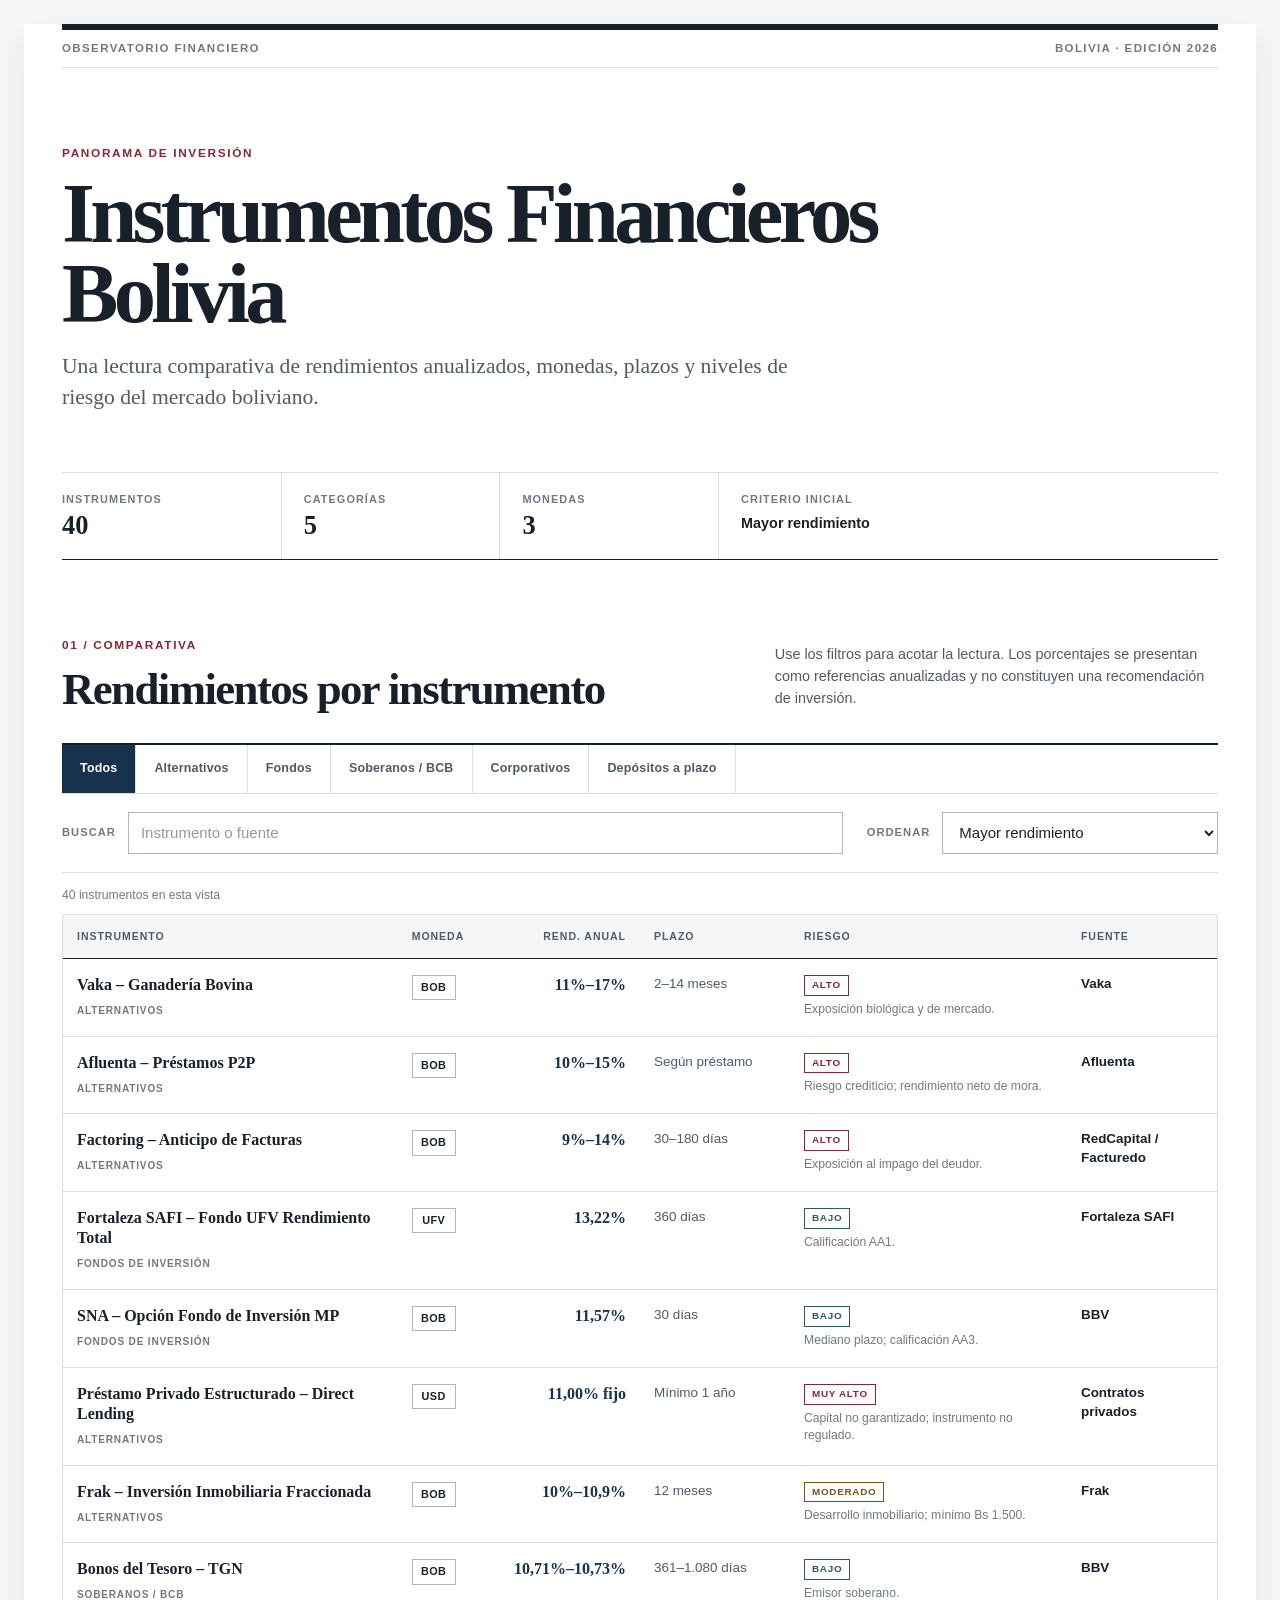
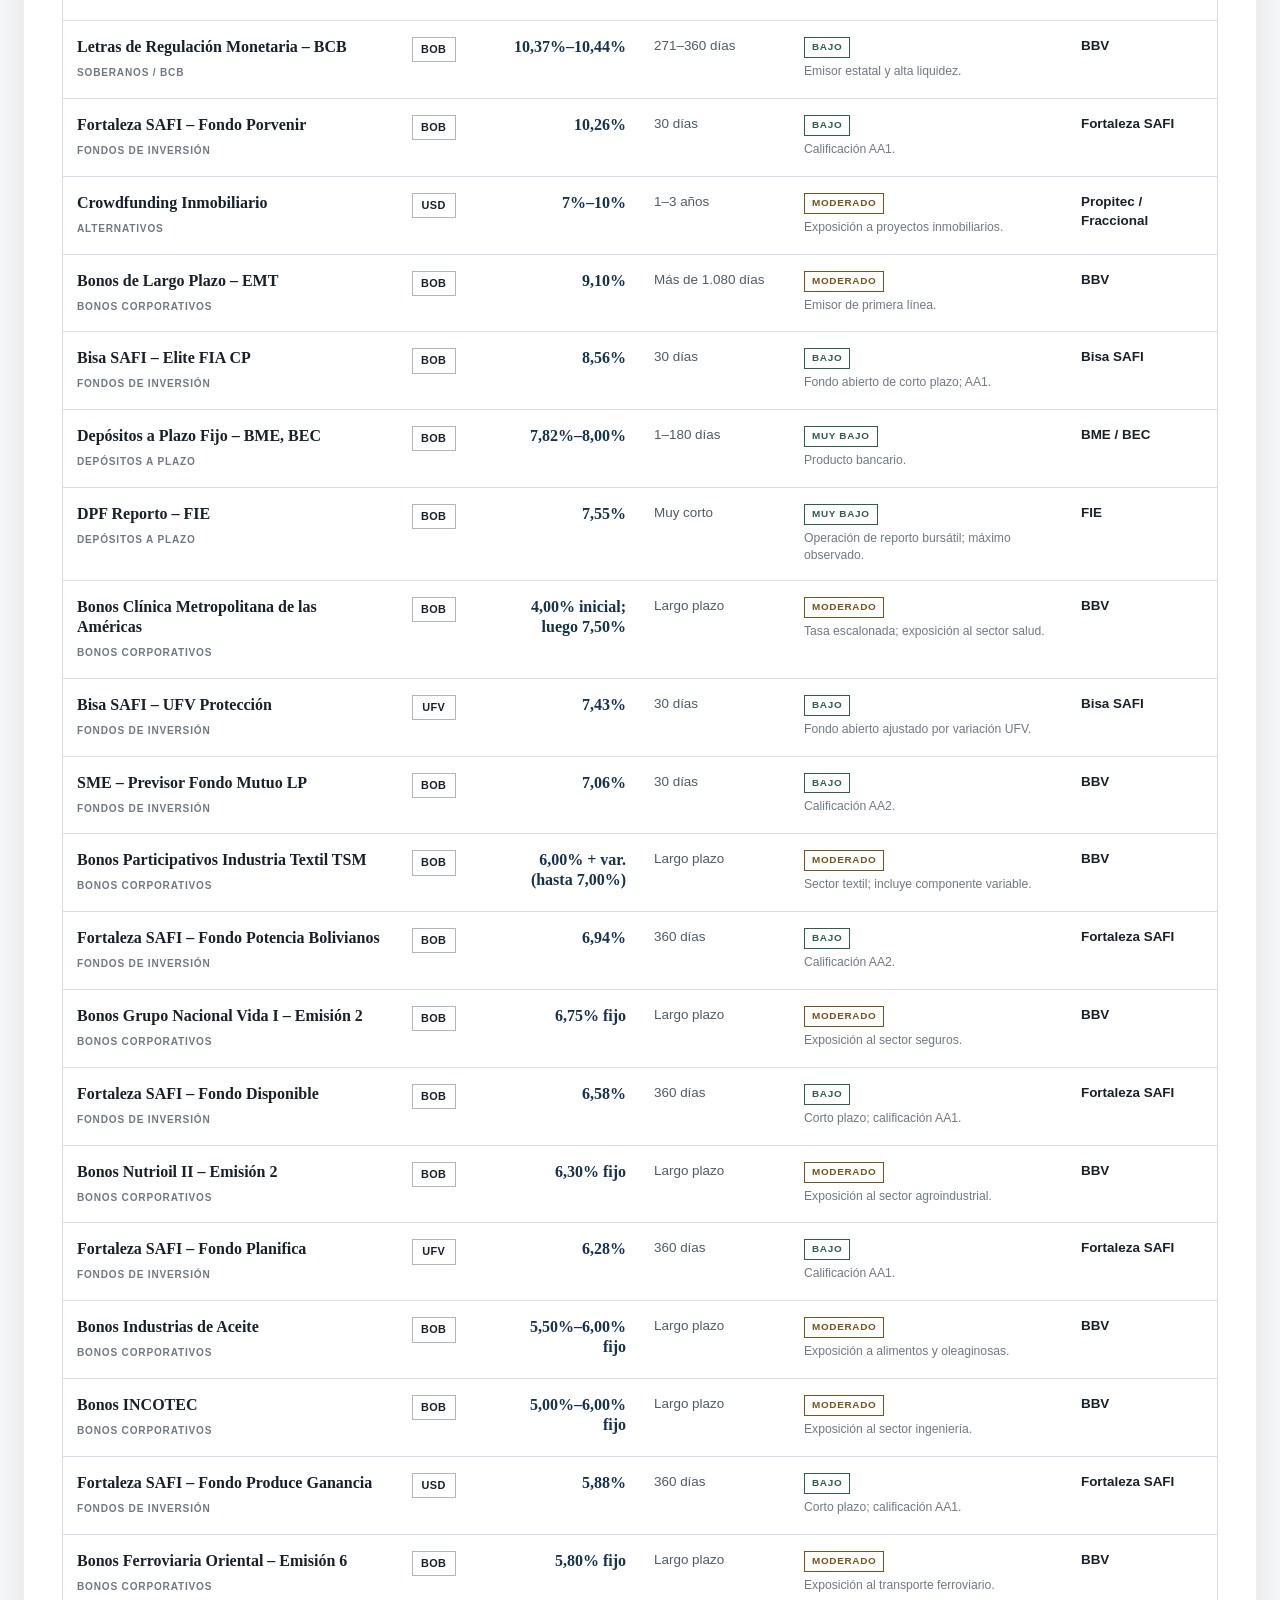
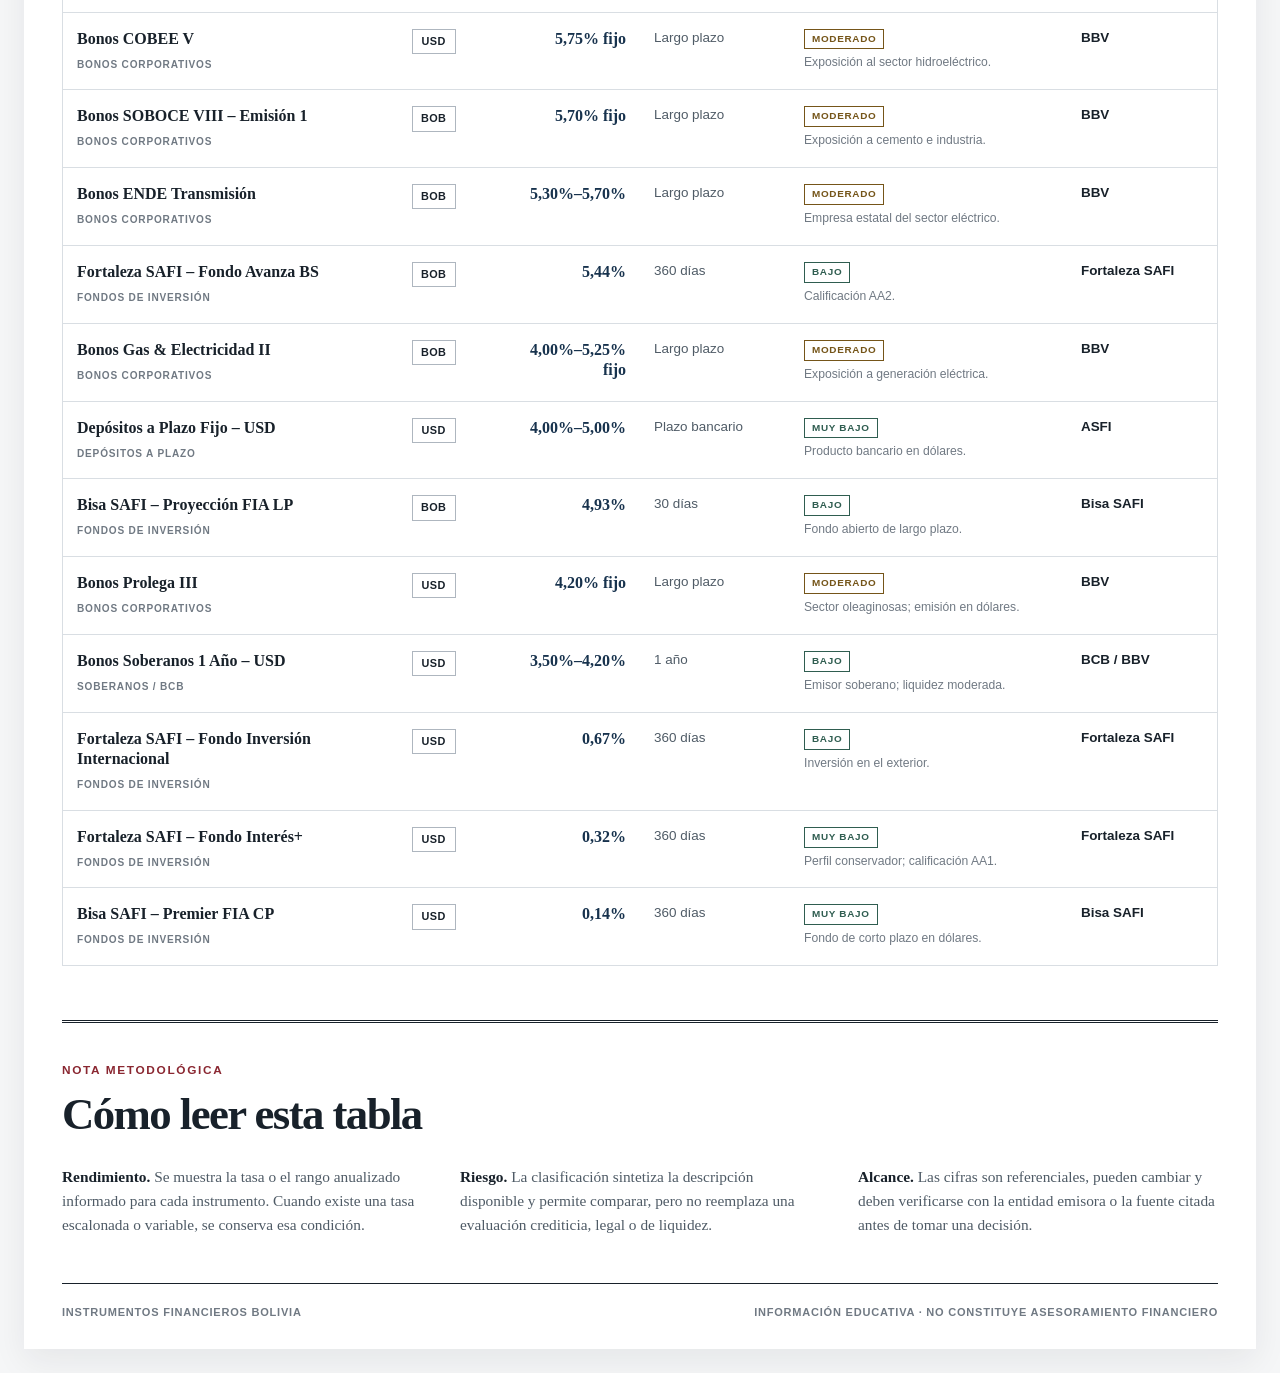
<file: index.html>
<!doctype html>
<html lang="es">
<head>
    <meta charset="utf-8">
    <meta name="viewport" content="width=device-width, initial-scale=1">
    <meta name="description" content="Comparativa editorial de rendimientos, plazos y niveles de riesgo de instrumentos financieros disponibles en Bolivia.">
    <meta name="theme-color" content="#ffffff">
    <title>Instrumentos Financieros Bolivia | Edición 2026</title>
    <link rel="stylesheet" href="styles.css">
    <script src="script.js" defer></script>
</head>
<body>
    <a class="skip-link" href="#contenido">Saltar al contenido</a>

    <div class="page-shell">
        <header class="masthead">
            <div class="masthead__bar" aria-label="Información de la edición">
                <span>Observatorio financiero</span>
                <span>Bolivia · Edición 2026</span>
            </div>

            <div class="masthead__body">
                <p class="kicker">Panorama de inversión</p>
                <h1>Instrumentos Financieros Bolivia</h1>
                <p class="lead">
                    Una lectura comparativa de rendimientos anualizados, monedas, plazos y niveles de riesgo del mercado boliviano.
                </p>
            </div>

            <dl class="summary" aria-label="Resumen de la publicación">
                <div class="summary__item">
                    <dt>Instrumentos</dt>
                    <dd id="instrument-count">—</dd>
                </div>
                <div class="summary__item">
                    <dt>Categorías</dt>
                    <dd id="category-count">—</dd>
                </div>
                <div class="summary__item">
                    <dt>Monedas</dt>
                    <dd id="currency-count">—</dd>
                </div>
                <div class="summary__item summary__item--text">
                    <dt>Criterio inicial</dt>
                    <dd>Mayor rendimiento</dd>
                </div>
            </dl>
        </header>

        <main id="contenido">
            <section class="market-section" aria-labelledby="market-title">
                <div class="section-heading">
                    <div>
                        <p class="section-number">01 / Comparativa</p>
                        <h2 id="market-title">Rendimientos por instrumento</h2>
                    </div>
                    <p>
                        Use los filtros para acotar la lectura. Los porcentajes se presentan como referencias anualizadas y no constituyen una recomendación de inversión.
                    </p>
                </div>

                <div class="toolbar">
                    <div class="filter-group" aria-label="Filtrar por categoría" role="group">
                        <button class="filter-button is-active" type="button" data-category="todos" aria-pressed="true">Todos</button>
                        <button class="filter-button" type="button" data-category="alternativos" aria-pressed="false">Alternativos</button>
                        <button class="filter-button" type="button" data-category="fondos" aria-pressed="false">Fondos</button>
                        <button class="filter-button" type="button" data-category="soberanos" aria-pressed="false">Soberanos / BCB</button>
                        <button class="filter-button" type="button" data-category="corporativos" aria-pressed="false">Corporativos</button>
                        <button class="filter-button" type="button" data-category="dpf" aria-pressed="false">Depósitos a plazo</button>
                    </div>

                    <div class="toolbar__tools">
                        <label class="field" for="instrument-search">
                            <span>Buscar</span>
                            <input id="instrument-search" type="search" placeholder="Instrumento o fuente" autocomplete="off">
                        </label>
                        <label class="field" for="sort-by">
                            <span>Ordenar</span>
                            <select id="sort-by">
                                <option value="yield-desc">Mayor rendimiento</option>
                                <option value="yield-asc">Menor rendimiento</option>
                                <option value="name-asc">Nombre A–Z</option>
                                <option value="risk-asc">Menor riesgo</option>
                            </select>
                        </label>
                    </div>
                </div>

                <div class="results-line" aria-live="polite">
                    <p id="results-count">Cargando instrumentos…</p>
                    <p class="results-line__hint">Deslice horizontalmente para ver toda la tabla en pantallas pequeñas.</p>
                </div>

                <div class="table-frame" tabindex="0" role="region" aria-label="Tabla comparativa de instrumentos financieros">
                    <table>
                        <caption>Comparación de instrumentos financieros en Bolivia, edición 2026</caption>
                        <colgroup>
                            <col class="col-instrument">
                            <col class="col-currency">
                            <col class="col-yield">
                            <col class="col-term">
                            <col class="col-risk">
                            <col class="col-source">
                        </colgroup>
                        <thead>
                            <tr>
                                <th scope="col">Instrumento</th>
                                <th scope="col">Moneda</th>
                                <th scope="col" class="numeric">Rend. anual</th>
                                <th scope="col">Plazo</th>
                                <th scope="col">Riesgo</th>
                                <th scope="col">Fuente</th>
                            </tr>
                        </thead>
                        <tbody id="instrument-table-body"></tbody>
                    </table>
                </div>

                <noscript>
                    <p class="noscript-message">Active JavaScript para consultar y filtrar la tabla comparativa.</p>
                </noscript>
            </section>

            <aside class="editorial-note" aria-labelledby="note-title">
                <p class="section-number">Nota metodológica</p>
                <h2 id="note-title">Cómo leer esta tabla</h2>
                <div class="editorial-note__grid">
                    <p><strong>Rendimiento.</strong> Se muestra la tasa o el rango anualizado informado para cada instrumento. Cuando existe una tasa escalonada o variable, se conserva esa condición.</p>
                    <p><strong>Riesgo.</strong> La clasificación sintetiza la descripción disponible y permite comparar, pero no reemplaza una evaluación crediticia, legal o de liquidez.</p>
                    <p><strong>Alcance.</strong> Las cifras son referenciales, pueden cambiar y deben verificarse con la entidad emisora o la fuente citada antes de tomar una decisión.</p>
                </div>
            </aside>
        </main>

        <footer class="site-footer">
            <p>Instrumentos Financieros Bolivia</p>
            <p>Información educativa · No constituye asesoramiento financiero</p>
        </footer>
    </div>
</body>
</html>
</file>
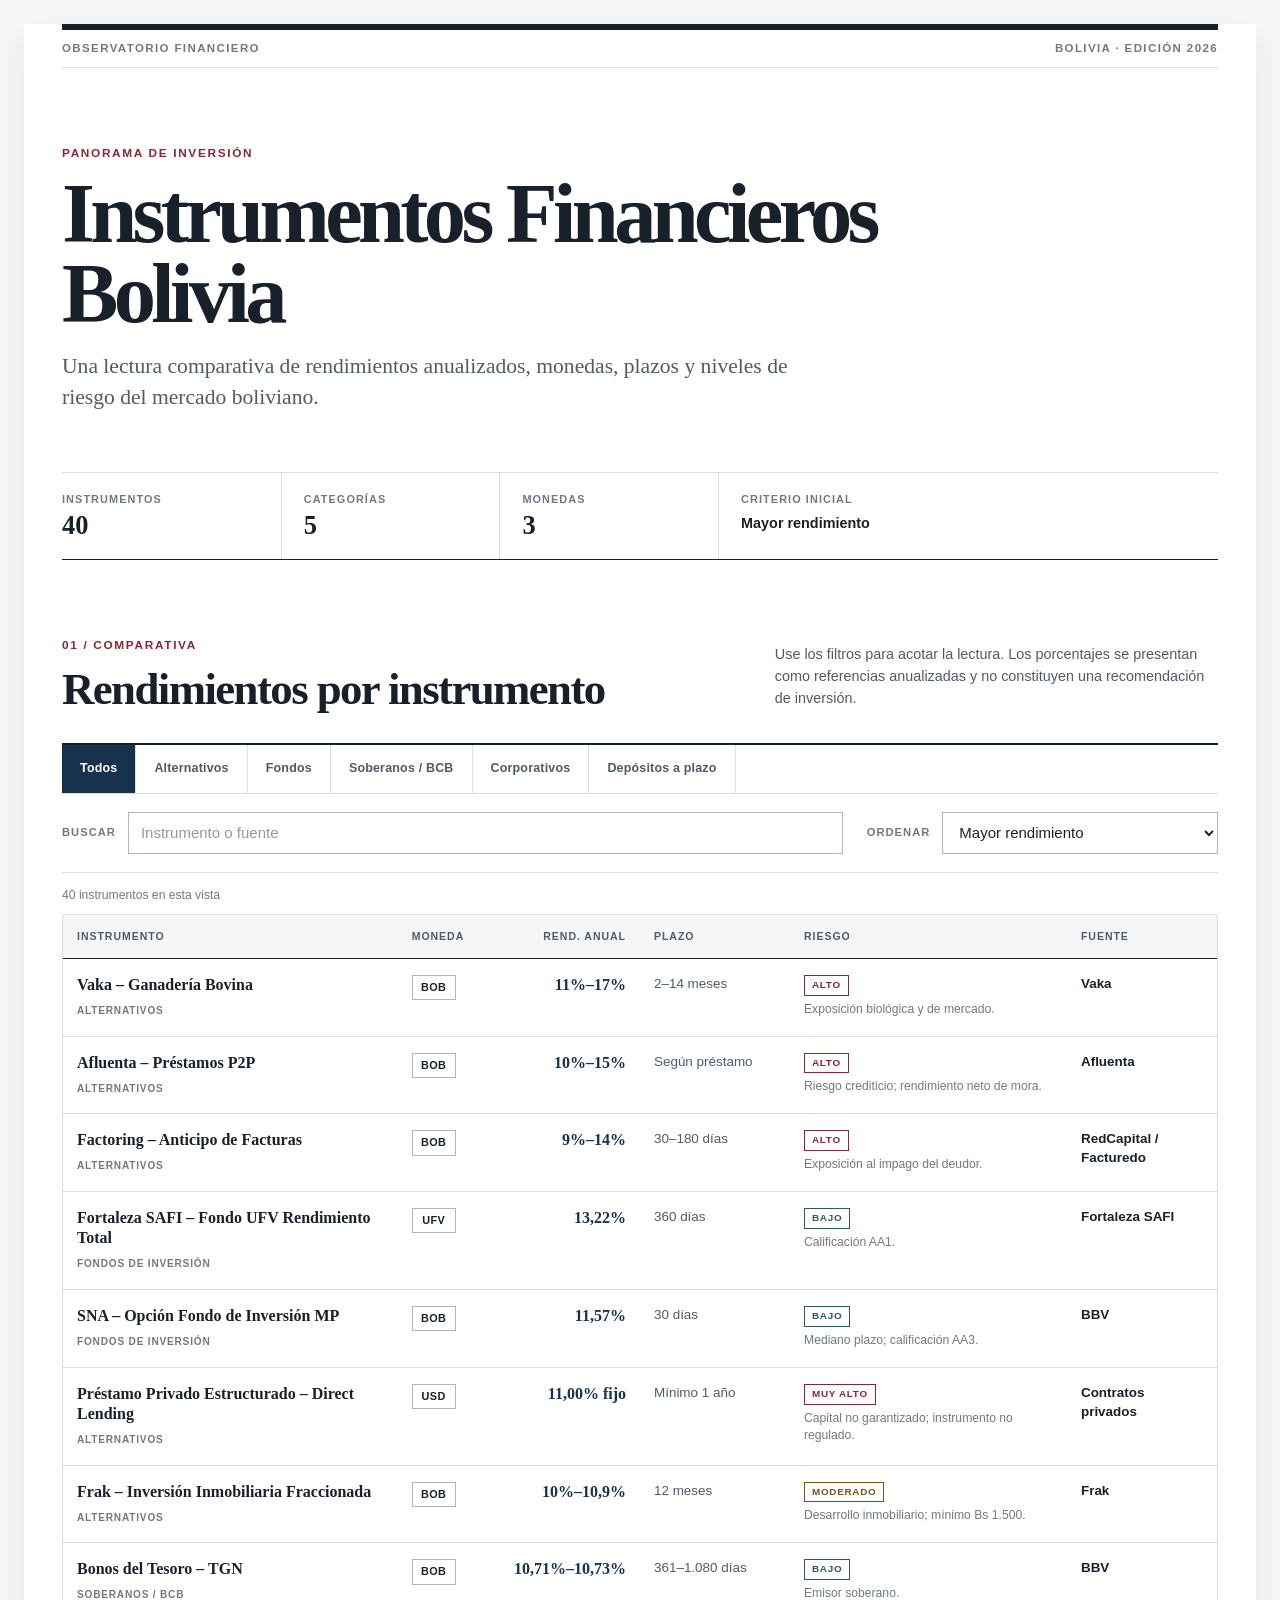
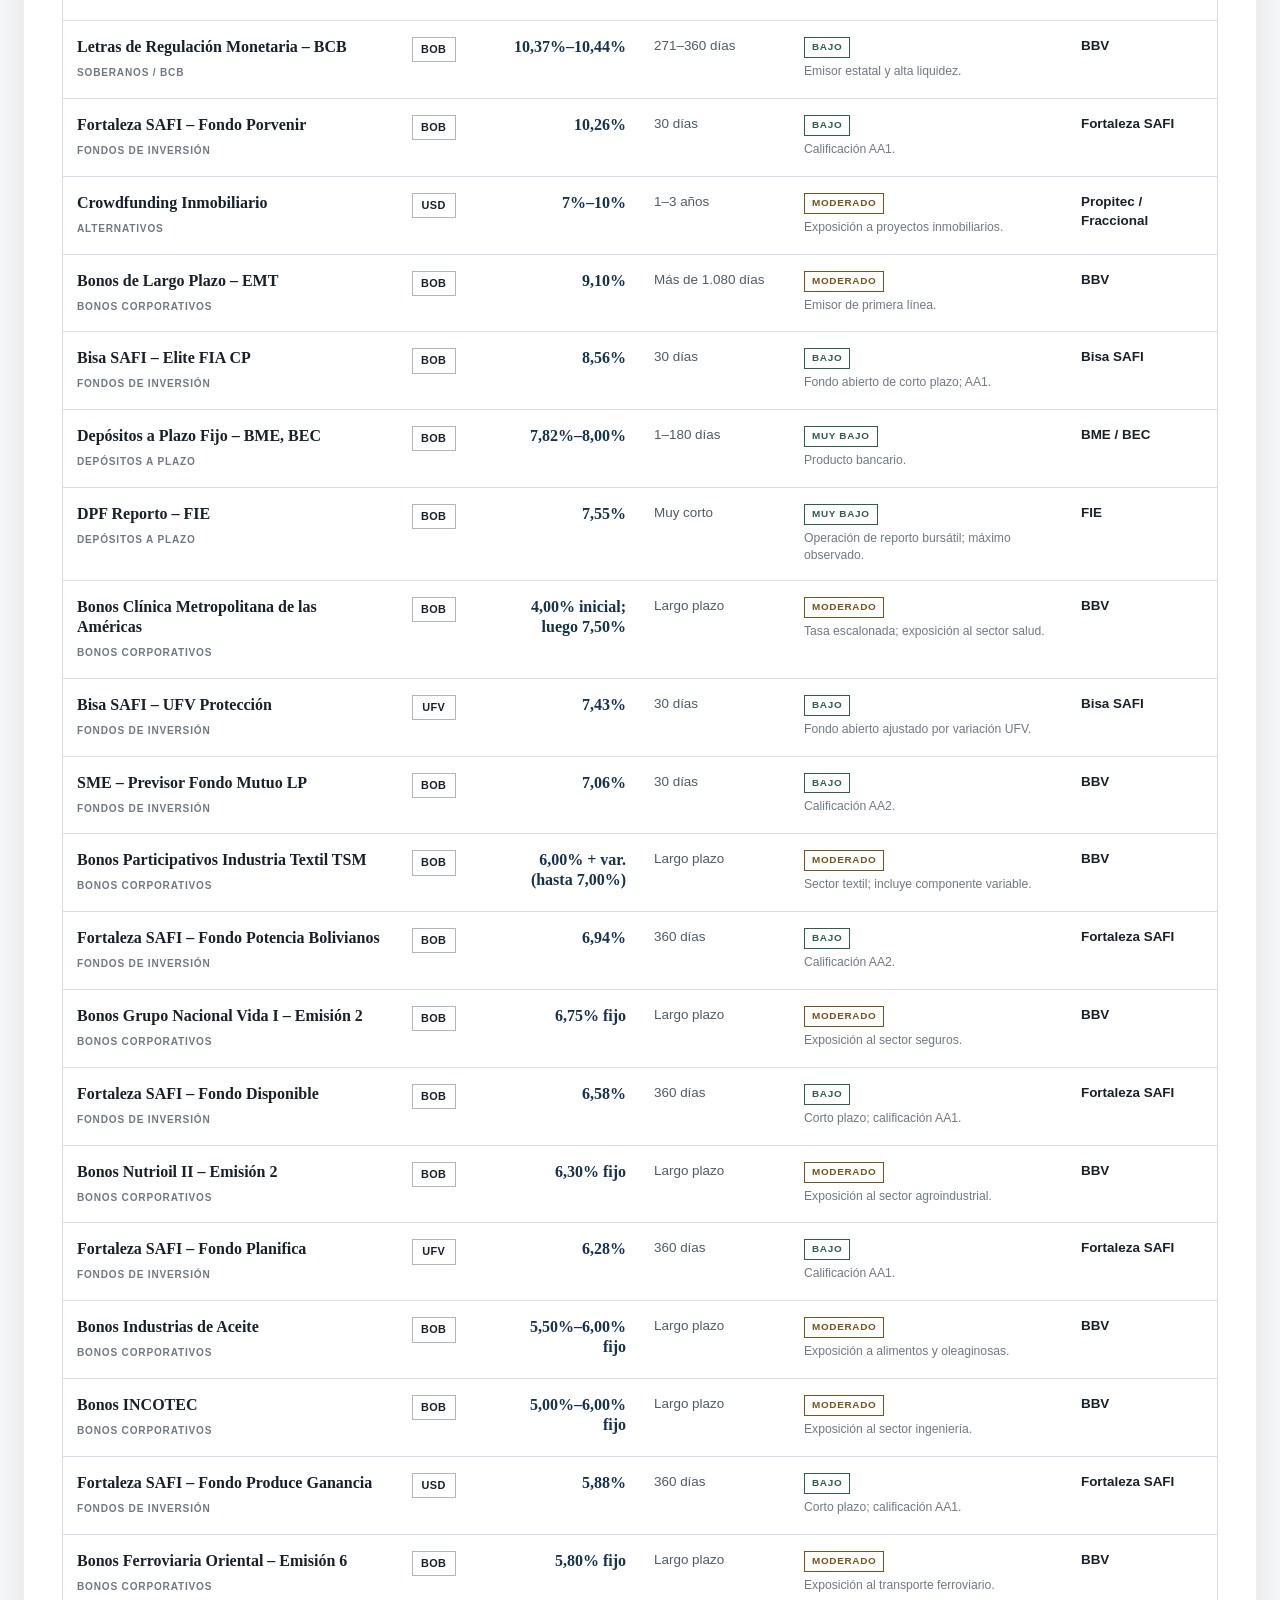
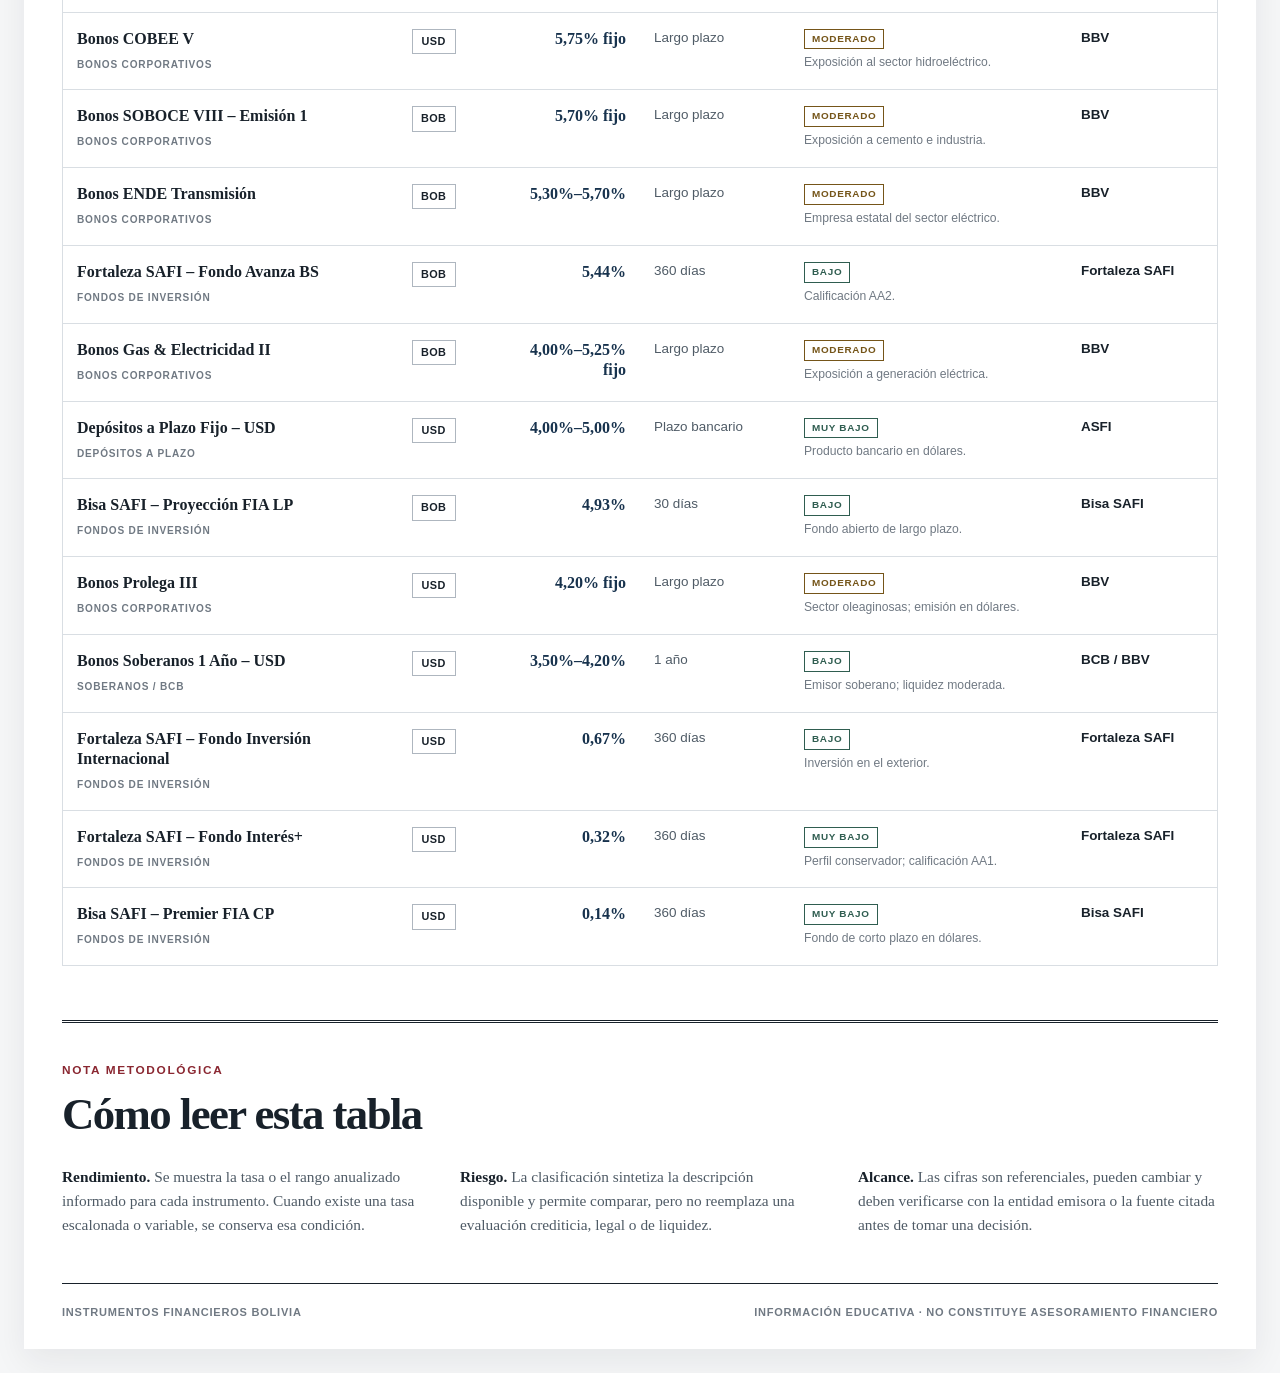
<file: Instrumentos-Financieros-Bolivia.html>
<!doctype html>
<html lang="es">
<head>
    <meta charset="utf-8">
    <meta name="viewport" content="width=device-width, initial-scale=1">
    <meta http-equiv="refresh" content="0; url=./index.html">
    <title>Instrumentos Financieros Bolivia</title>
    <link rel="canonical" href="./index.html">
</head>
<body>
    <p>La publicación se trasladó a <a href="./index.html">Instrumentos Financieros Bolivia</a>.</p>
</body>
</html>
</file>
<file: styles.css>
:root {
    --paper: #ffffff;
    --paper-soft: #f5f6f7;
    --ink: #18212a;
    --ink-soft: #4f5b66;
    --muted: #707983;
    --rule: #d9dee3;
    --rule-dark: #aeb6bf;
    --navy: #17324d;
    --navy-soft: #eaf0f5;
    --accent: #8a2731;
    --serif: Georgia, "Times New Roman", serif;
    --sans: Inter, ui-sans-serif, -apple-system, BlinkMacSystemFont, "Segoe UI", sans-serif;
    --shadow: 0 12px 32px rgba(24, 33, 42, 0.07);
}

*,
*::before,
*::after {
    box-sizing: border-box;
}

html {
    color-scheme: light;
    scroll-behavior: smooth;
}

body {
    margin: 0;
    background: var(--paper-soft);
    color: var(--ink);
    font-family: var(--sans);
    font-size: 15px;
    line-height: 1.55;
    -webkit-font-smoothing: antialiased;
    text-rendering: optimizeLegibility;
}

button,
input,
select {
    font: inherit;
}

button,
select {
    cursor: pointer;
}

.skip-link {
    position: fixed;
    top: 12px;
    left: 12px;
    z-index: 20;
    padding: 10px 14px;
    background: var(--ink);
    color: #fff;
    transform: translateY(-160%);
    transition: transform 160ms ease;
}

.skip-link:focus {
    transform: translateY(0);
}

.page-shell {
    width: min(1480px, calc(100% - 48px));
    margin: 24px auto;
    padding: 0 38px 28px;
    background: var(--paper);
    box-shadow: var(--shadow);
}

.masthead {
    border-top: 6px solid var(--ink);
    border-bottom: 1px solid var(--ink);
}

.masthead__bar {
    display: flex;
    justify-content: space-between;
    gap: 24px;
    padding: 10px 0 9px;
    border-bottom: 1px solid var(--rule);
    color: var(--muted);
    font-size: 0.72rem;
    font-weight: 700;
    letter-spacing: 0.12em;
    text-transform: uppercase;
}

.masthead__body {
    max-width: 980px;
    padding: clamp(34px, 6vw, 76px) 0 clamp(30px, 5vw, 58px);
}

.kicker,
.section-number {
    margin: 0 0 12px;
    color: var(--accent);
    font-size: 0.74rem;
    font-weight: 800;
    letter-spacing: 0.14em;
    text-transform: uppercase;
}

h1,
h2,
p {
    margin-top: 0;
}

h1 {
    max-width: 900px;
    margin-bottom: 18px;
    font-family: var(--serif);
    font-size: clamp(2.5rem, 6.6vw, 6.1rem);
    font-weight: 700;
    letter-spacing: -0.055em;
    line-height: 0.94;
}

.lead {
    max-width: 760px;
    margin-bottom: 0;
    color: var(--ink-soft);
    font-family: var(--serif);
    font-size: clamp(1.08rem, 1.7vw, 1.35rem);
    line-height: 1.45;
}

.summary {
    display: grid;
    grid-template-columns: repeat(3, minmax(120px, 0.7fr)) minmax(220px, 1.6fr);
    margin: 0;
    border-top: 1px solid var(--rule);
}

.summary__item {
    padding: 18px 22px 19px 0;
}

.summary__item + .summary__item {
    padding-left: 22px;
    border-left: 1px solid var(--rule);
}

.summary dt {
    margin-bottom: 4px;
    color: var(--muted);
    font-size: 0.68rem;
    font-weight: 800;
    letter-spacing: 0.1em;
    text-transform: uppercase;
}

.summary dd {
    margin: 0;
    font-family: var(--serif);
    font-size: 1.65rem;
    font-weight: 700;
    line-height: 1.1;
}

.summary__item--text dd {
    padding-top: 5px;
    font-family: var(--sans);
    font-size: 0.9rem;
    font-weight: 650;
}

.market-section {
    padding: clamp(42px, 6vw, 76px) 0 54px;
}

.section-heading {
    display: grid;
    grid-template-columns: minmax(340px, 1.2fr) minmax(300px, 0.8fr);
    align-items: end;
    gap: 48px;
    margin-bottom: 30px;
}

.section-heading h2,
.editorial-note h2 {
    margin: 0;
    font-family: var(--serif);
    font-size: clamp(1.8rem, 3.5vw, 3.25rem);
    line-height: 1.02;
    letter-spacing: -0.035em;
}

.section-heading > p {
    margin-bottom: 3px;
    color: var(--ink-soft);
    font-size: 0.9rem;
}

.toolbar {
    border-top: 2px solid var(--ink);
    border-bottom: 1px solid var(--rule);
}

.filter-group {
    display: flex;
    gap: 0;
    overflow-x: auto;
    scrollbar-width: thin;
    border-bottom: 1px solid var(--rule);
}

.filter-button {
    flex: 0 0 auto;
    min-height: 48px;
    padding: 0 18px;
    border: 0;
    border-right: 1px solid var(--rule);
    background: transparent;
    color: var(--ink-soft);
    font-size: 0.78rem;
    font-weight: 750;
    letter-spacing: 0.015em;
    transition: background-color 140ms ease, color 140ms ease;
}

.filter-button:hover {
    background: var(--paper-soft);
    color: var(--ink);
}

.filter-button.is-active {
    background: var(--navy);
    color: #fff;
}

.filter-button:focus-visible,
input:focus-visible,
select:focus-visible,
.table-frame:focus-visible {
    outline: 3px solid rgba(23, 50, 77, 0.28);
    outline-offset: 2px;
}

.toolbar__tools {
    display: grid;
    grid-template-columns: minmax(240px, 1fr) minmax(210px, 0.45fr);
    gap: 24px;
    padding: 18px 0;
}

.field {
    display: grid;
    grid-template-columns: auto 1fr;
    align-items: center;
    gap: 12px;
}

.field span {
    color: var(--muted);
    font-size: 0.7rem;
    font-weight: 800;
    letter-spacing: 0.09em;
    text-transform: uppercase;
}

.field input,
.field select {
    width: 100%;
    min-height: 42px;
    padding: 8px 12px;
    border: 1px solid var(--rule-dark);
    border-radius: 0;
    background: #fff;
    color: var(--ink);
}

.field input::placeholder {
    color: #9299a0;
}

.results-line {
    display: flex;
    justify-content: space-between;
    gap: 24px;
    padding: 13px 0 10px;
    color: var(--muted);
    font-size: 0.76rem;
}

.results-line p {
    margin: 0;
}

.results-line__hint {
    display: none;
}

.table-frame {
    width: 100%;
    overflow-x: auto;
    border: 1px solid var(--rule);
}

table {
    width: 100%;
    min-width: 1100px;
    border-collapse: collapse;
    table-layout: fixed;
}

caption {
    position: absolute;
    width: 1px;
    height: 1px;
    overflow: hidden;
    clip: rect(0 0 0 0);
    white-space: nowrap;
}

.col-instrument { width: 29%; }
.col-currency { width: 8%; }
.col-yield { width: 13%; }
.col-term { width: 13%; }
.col-risk { width: 24%; }
.col-source { width: 13%; }

thead {
    background: var(--paper-soft);
}

th {
    padding: 13px 14px;
    border-bottom: 1px solid var(--ink);
    color: var(--ink-soft);
    font-size: 0.66rem;
    font-weight: 850;
    letter-spacing: 0.09em;
    text-align: left;
    text-transform: uppercase;
}

td {
    padding: 16px 14px;
    border-bottom: 1px solid var(--rule);
    color: var(--ink-soft);
    font-size: 0.84rem;
    line-height: 1.4;
    vertical-align: top;
}

tbody tr:last-child td {
    border-bottom: 0;
}

tbody tr:hover {
    background: #fafbfb;
}

.numeric,
.yield-cell {
    text-align: right;
    font-variant-numeric: tabular-nums;
}

.instrument-name {
    display: block;
    margin-bottom: 6px;
    color: var(--ink);
    font-family: var(--serif);
    font-size: 1rem;
    font-weight: 700;
    line-height: 1.25;
}

.category-label {
    display: inline-block;
    color: var(--muted);
    font-size: 0.63rem;
    font-weight: 800;
    letter-spacing: 0.08em;
    text-transform: uppercase;
}

.currency-label {
    display: inline-block;
    min-width: 44px;
    padding: 4px 7px;
    border: 1px solid var(--rule-dark);
    color: var(--ink);
    font-size: 0.68rem;
    font-weight: 850;
    letter-spacing: 0.04em;
    text-align: center;
}

.yield-value {
    display: block;
    color: var(--navy);
    font-family: var(--serif);
    font-size: 1rem;
    font-weight: 700;
    line-height: 1.25;
}

.risk-label {
    display: inline-block;
    margin-bottom: 5px;
    padding: 2px 7px;
    border: 1px solid currentColor;
    font-size: 0.62rem;
    font-weight: 850;
    letter-spacing: 0.07em;
    line-height: 1.5;
    text-transform: uppercase;
}

.risk-label--muy-bajo,
.risk-label--bajo {
    color: #2f5d50;
}

.risk-label--moderado {
    color: #755519;
}

.risk-label--alto,
.risk-label--muy-alto {
    color: var(--accent);
}

.risk-detail {
    display: block;
    color: var(--muted);
    font-size: 0.76rem;
}

.source-name {
    color: var(--ink);
    font-weight: 700;
}

.empty-row td {
    padding: 42px 20px;
    color: var(--muted);
    font-family: var(--serif);
    font-size: 1.05rem;
    text-align: center;
}

.noscript-message {
    padding: 14px;
    border: 1px solid var(--accent);
    color: var(--accent);
}

.editorial-note {
    padding: 38px 0 46px;
    border-top: 3px double var(--ink);
    border-bottom: 1px solid var(--ink);
}

.editorial-note__grid {
    display: grid;
    grid-template-columns: repeat(3, 1fr);
    gap: 38px;
    margin-top: 28px;
}

.editorial-note__grid p {
    margin: 0;
    color: var(--ink-soft);
    font-family: var(--serif);
    font-size: 0.96rem;
}

.editorial-note__grid strong {
    color: var(--ink);
}

.site-footer {
    display: flex;
    justify-content: space-between;
    gap: 20px;
    padding-top: 20px;
    color: var(--muted);
    font-size: 0.69rem;
    font-weight: 750;
    letter-spacing: 0.07em;
    text-transform: uppercase;
}

.site-footer p {
    margin: 0;
}

@media (max-width: 900px) {
    .page-shell {
        width: min(100% - 24px, 1480px);
        padding-inline: 22px;
        margin-block: 12px;
    }

    .summary {
        grid-template-columns: repeat(3, 1fr);
    }

    .summary__item--text {
        display: none;
    }

    .section-heading {
        grid-template-columns: 1fr;
        gap: 18px;
    }

    .toolbar__tools {
        grid-template-columns: 1fr;
        gap: 12px;
    }

    .results-line__hint {
        display: block;
    }

    .editorial-note__grid {
        grid-template-columns: 1fr;
        gap: 18px;
    }
}

@media (max-width: 600px) {
    .page-shell {
        width: 100%;
        margin: 0;
        padding-inline: 16px;
        box-shadow: none;
    }

    .masthead__bar {
        align-items: flex-start;
        flex-direction: column;
        gap: 3px;
    }

    h1 {
        font-size: clamp(2.55rem, 15vw, 4rem);
    }

    .summary__item {
        padding-right: 10px;
    }

    .summary__item + .summary__item {
        padding-left: 10px;
    }

    .summary dd {
        font-size: 1.35rem;
    }

    .field {
        grid-template-columns: 1fr;
        gap: 5px;
    }

    .results-line {
        flex-direction: column;
        gap: 4px;
    }

    .site-footer {
        flex-direction: column;
    }
}

@media print {
    body {
        background: #fff;
        font-size: 10pt;
    }

    .page-shell {
        width: 100%;
        margin: 0;
        padding: 0;
        box-shadow: none;
    }

    .toolbar,
    .results-line,
    .skip-link {
        display: none;
    }

    h1 {
        font-size: 34pt;
    }

    .market-section {
        padding-top: 28px;
    }

    .table-frame {
        overflow: visible;
        border: 0;
    }

    table {
        min-width: 0;
    }

    th,
    td {
        padding: 7px 6px;
    }

    .instrument-name,
    .yield-value {
        font-size: 9pt;
    }
}
</file>
